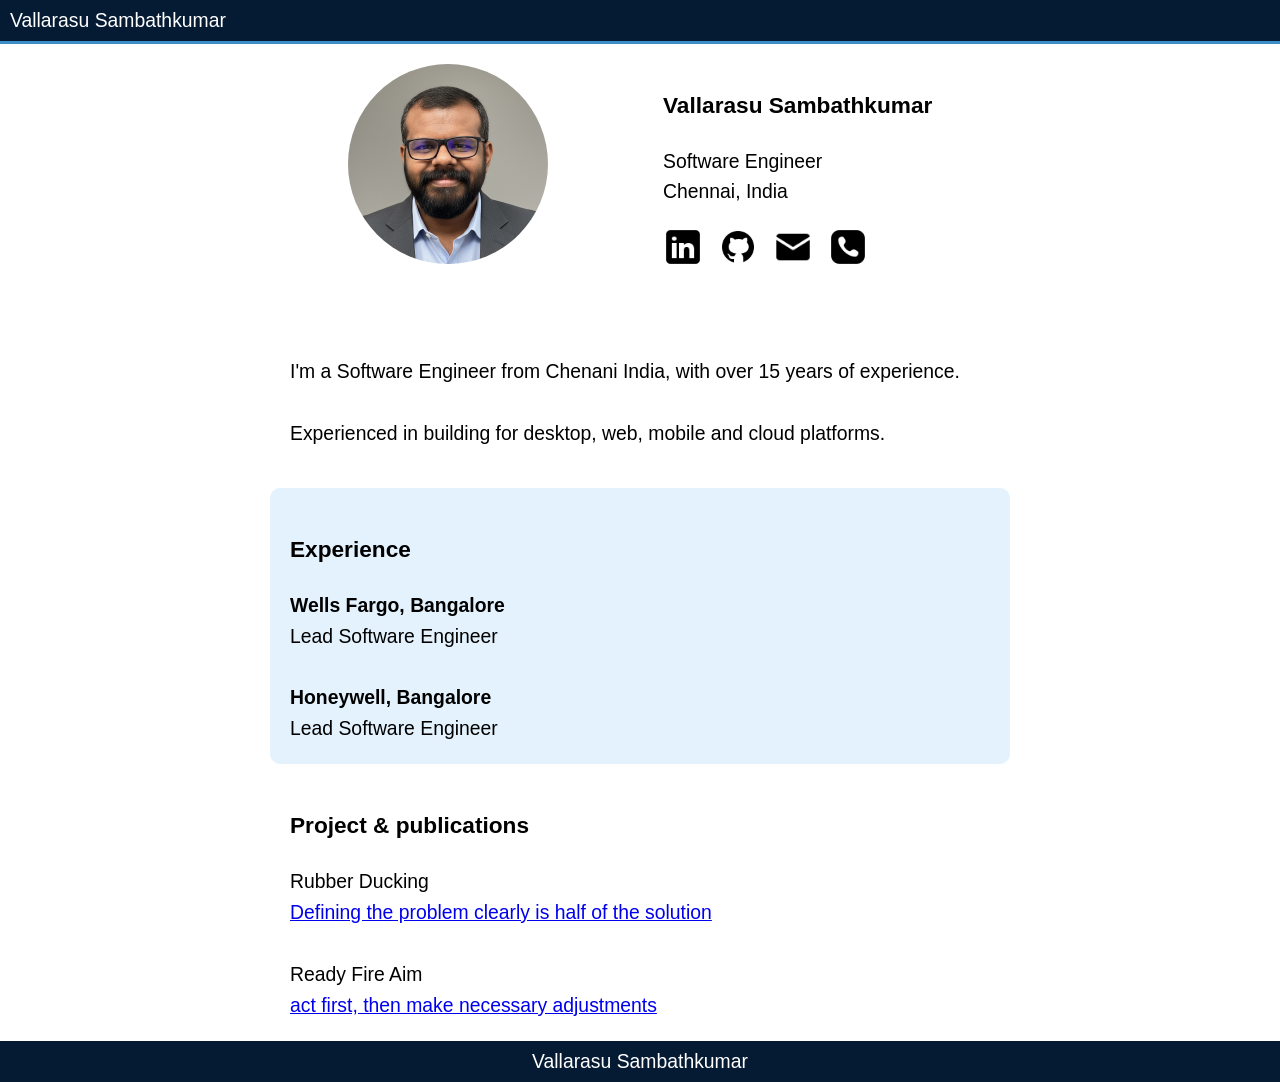
<file: index.html>
<!DOCTYPE html>

<html>

<head>
    <title>Vallarasu Sambathkumar</title>

    <style>
        html,
        body {
            margin: 0px 0px;
            padding: 0px 0px;
            height: 100%;
            width: 100%;

            font-family: -apple-system, BlinkMacSystemFont, segoe ui, Roboto, helvetica neue, Arial, sans-serif;
            color: black;
            line-height: 1.6;
            font-size: 1.1rem;
        }
    </style>

</head>

<body>

    <div style="
        background-color: #041b33; 
        color: white;
        width: 100%;
        padding: 5px 0px;
        border-bottom: 3px solid #3a8dc7;">

        <a href="/" style="
        color: white;
        text-decoration: none;
        padding: 10px 10px;">Vallarasu Sambathkumar</a>
    </div>

    <div style="
            display: flex; 
            flex-direction: row; 
            justify-content: space-around;
            max-width: 700px;
            padding: 20px;
            margin: auto;">
        <div>
            <img style="
                width: 200px; 
                height: 200px;
                border-radius: 100px;" src="./assets/vallarasu.png">
        </div>
        <div>
            <h3>Vallarasu Sambathkumar</h3>
            <label>Software Engineer</label>
            <br>
            <label>Chennai, India</label>
            <div style="gap: 15px; display: flex; padding: 20px 0;">
                <a href="https://www.linkedin.com/in/vallarasus/">
                    <img style="width: 40px; height: 40px;" src="./assets/linkedin.png">
                </a>
                <a href="https://github.com/VallarasuS">
                    <img style="width: 40px; height: 40px;" src="./assets/github.png">
                </a>

                <a href="mailto:name@gmail.com">
                    <img style="width: 40px; height: 40px;" src="./assets/email.png">
                </a>

                <a href="tel:9876543210">
                    <img style="width: 40px; height: 40px;" src="./assets/phone.png">
                </a>
            </div>
        </div>

    </div>

    <div style="
            padding: 20px;
            margin: auto;
            max-width: 700px;">
        <p>
            I'm a Software Engineer from Chenani India, with over 15 years of experience.

            <br>
            <br>

            Experienced in building for desktop, web, mobile and cloud platforms.
        </p>
    </div>

    <div style="
            padding: 20px;
            margin: auto;
            max-width: 700px;
            background-color: #e3f2fc;
            padding: 20px;
            border-radius: 10px;">

        <h3>Experience</h3>
        <label style="font-weight: bold;">Wells Fargo, Bangalore</label>
        <br>
        <label>Lead Software Engineer</label>

        <br>
        <br>
        <label style="font-weight: bold;">Honeywell, Bangalore</label>
        <br>
        <label>Lead Software Engineer</label>

    </div>

    <div style="
    max-width: 700px; 
    margin: auto; 
    padding: 20px;">
        <h3>Project & publications</h3>

        <label>Rubber Ducking</label>
        <br>
        <a href="https://vallarasu.in/rubber-ducking.html">Defining the problem clearly is half of the solution</a>

        <br>
        <br>

        <label>Ready Fire Aim</label>
        <br>
        <a href="https://vallarasu.in/ready-fire-aim.html">act first, then make necessary adjustments</a>

    </div>

    <div style="
        background-color: #041b33; 
        color: white;
        width: 100%;
        padding: 5px 0px;
        text-align: center;">

        <label>Vallarasu Sambathkumar</label>
    </div>

</body>

</html>
</file>
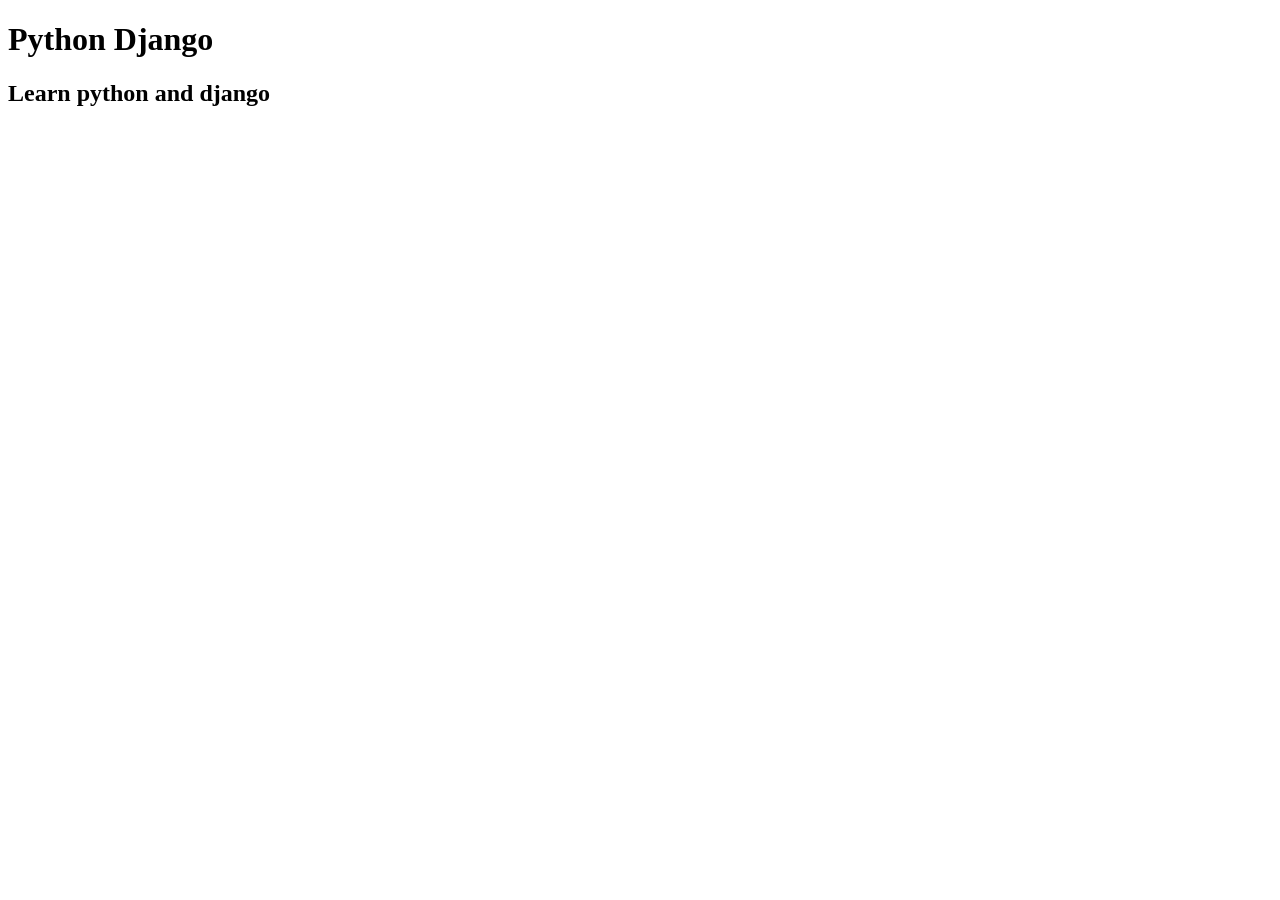
<file: 001-index.html>
<!-- HTML Version 5 -->
<!DOCTYPE html>

<html>

<head>
    <!-- Meta information about page -->
    <title>First Page</title>
</head>

<body>
    <h1> Python Django </h1>
    <h2> Learn python and django </h2>
</body>

</html>
</file>
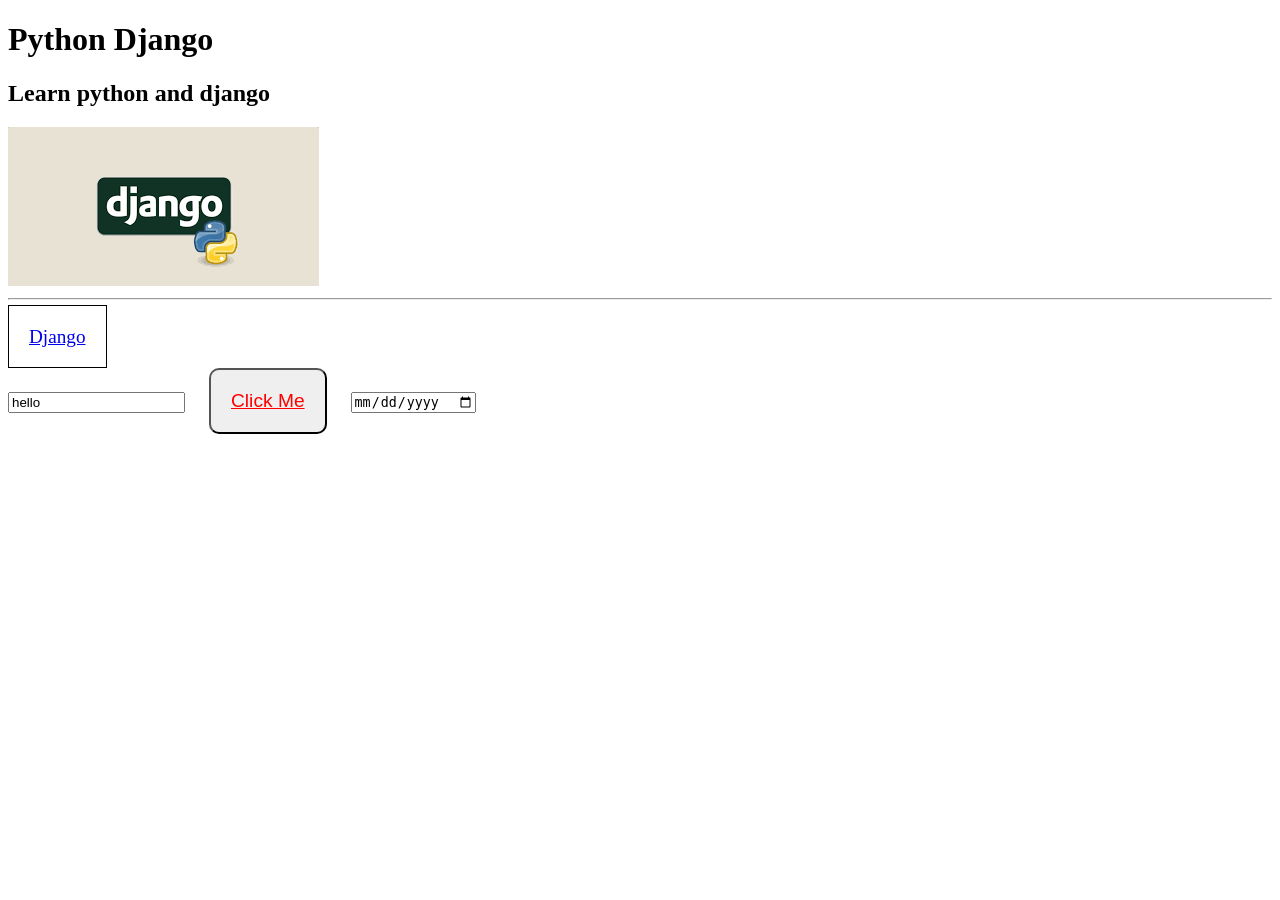
<file: 002-index.html>
<!-- HTML Version 5 -->
<!DOCTYPE html>

<html>

<head>
    <!-- Meta information about page -->
    <title>First Page</title>

    <link rel="stylesheet" href="./style.css">

    <style>
        input[type="button"] {
            margin: 20px;
            padding: 20px;
            border-radius: 10px;
            color: red;
        }
    </style>

</head>

<body>

    <h1> Python Django </h1>
    <h2> Learn python and django </h2>

    <!-- Self closing image tag -->
    <img src="assets/dj.png">

    <!-- horizontal rule -->
    <hr>

    <!-- line break -->
    <br>

    <!-- anchor tag - link to another page -->
    <a href="https://www.djangoproject.com/">Django</a>

    <br>

    <!-- input -->
    <input type="text" value="hello">
    <!-- In-line style -->
    <input type="button" value="Click Me" style="font-size: larger; text-decoration: underline;">
    <input type="date" value="Click Me">

</body>

</html>
</file>
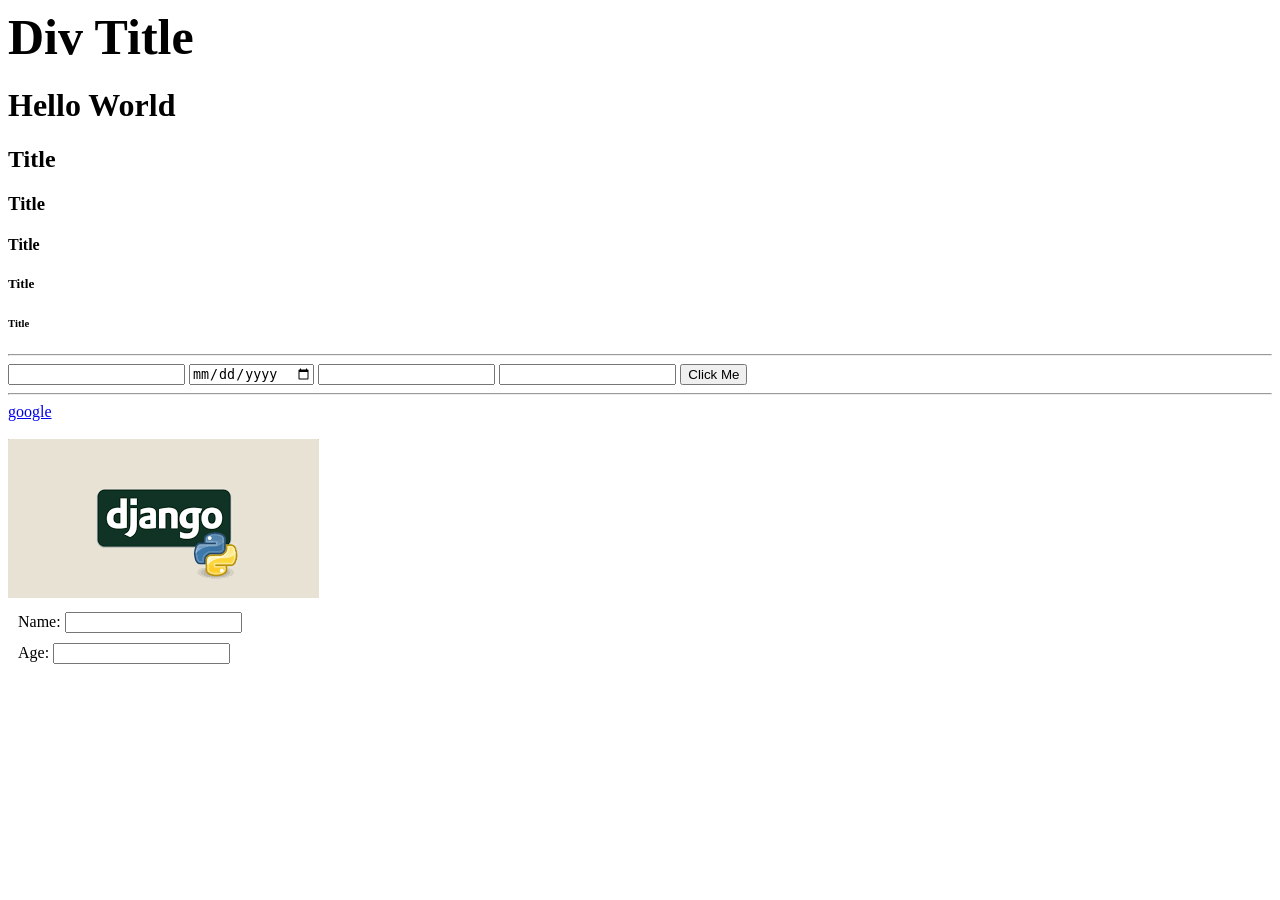
<file: 003-index.html>
<!DOCTYPE html>

<html>

<head>
    <title>Hello</title>
</head>

<body>

    <div style="font-size: 50px; font-weight: bold;">
        Div Title
    </div>

    <h1>Hello World</h1>
    <h2>Title</h2>
    <h3>Title</h3>
    <h4>Title</h4>
    <h5>Title</h5>
    <h6>Title</h6>

    <hr>

    <input type="text">
    <input type="date">
    <input type="number">
    <input type="email">
    <input type="button" value="Click Me">

    <hr>

    <a href="google.com">google</a>
    <br>
    <br>
    <img src="./assets/dj.png">

    <div style="margin: 10px;">
        <label>Name:</label>
        <input>
    </div>

    <div style="margin: 10px;">
        <label>Age:</label>
        <input>
    </div>


</body>

</html>
</file>
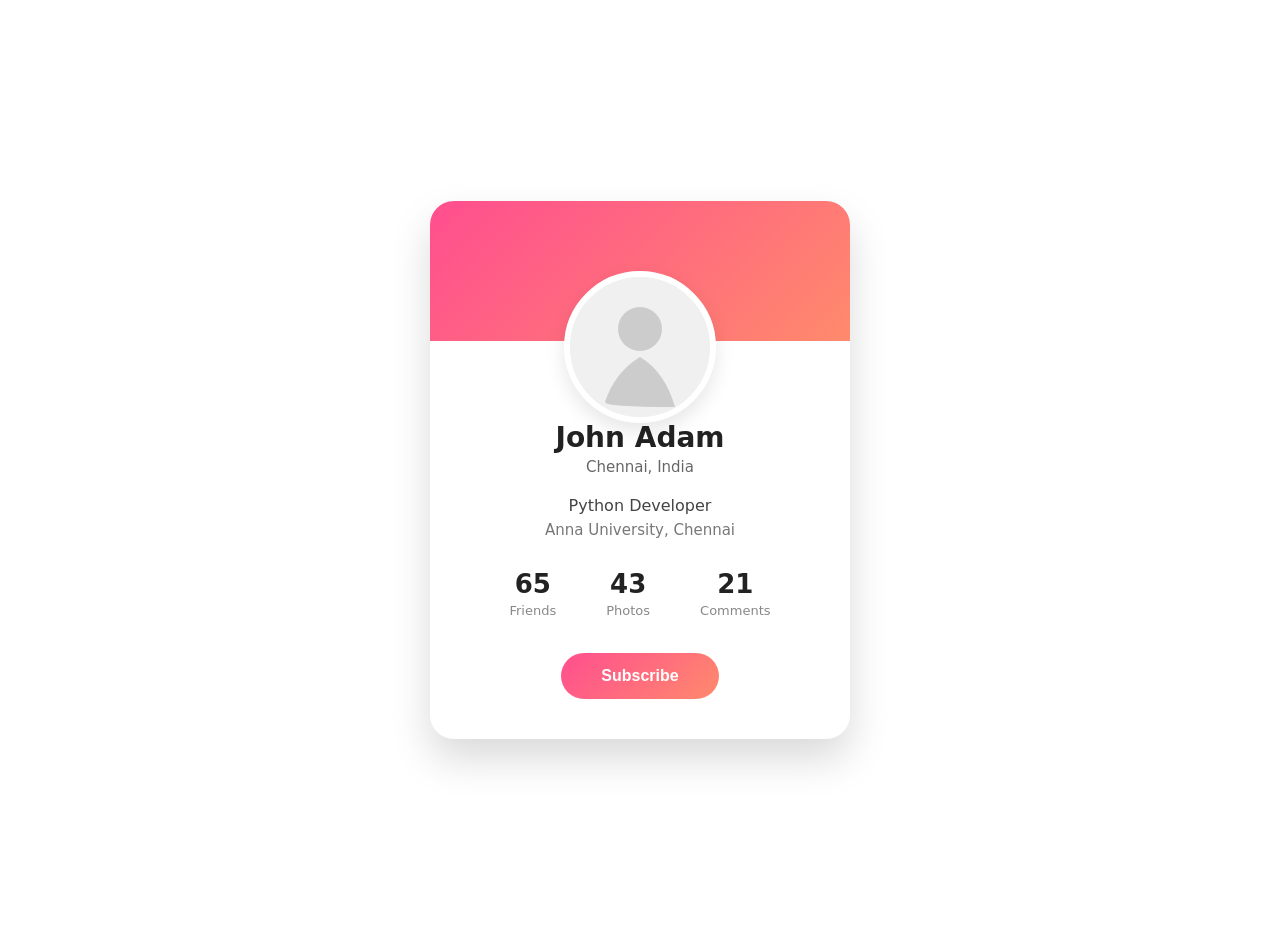
<file: user_profile.html>
<!DOCTYPE html>
<html lang="en">
<head>
    <title>John Adam</title>
</head>
<body style="margin:0; padding:20px; min-height:100vh; display:flex; align-items:center; justify-content:center; font-family:'Inter', system-ui, sans-serif; background:#fff;">

    <div style="background:white; width:100%; max-width:420px; border-radius:24px; box-shadow:0 20px 40px rgba(0,0,0,0.15); overflow:hidden; position:relative;">

        <div style="height:140px; background:linear-gradient(135deg, #ff4e8f, #ff8a6c);"></div>

        <div style="width:140px; height:140px; border-radius:50%; border:6px solid white; background:#f0f0f0; position:absolute; top:70px; left:50%; transform:translateX(-50%); overflow:hidden; box-shadow:0 8px 20px rgba(0,0,0,0.1);">
            <svg width="140" height="140" viewBox="0 0 140 140" fill="none">
                <circle cx="70" cy="70" r="70" fill="#f0f0f0"/>
                <circle cx="70" cy="52" r="22" fill="#cccccc"/>
                <path d="M70 80 Q45 95 35 125 Q35 130 105 130 Q95 95 70 80" fill="#cccccc"/>
            </svg>
        </div>

        <div style="padding:80px 30px 40px; text-align:center;">
            <h1 style="font-size:28px; font-weight:600; color:#222; margin:0 0 4px 0;">John Adam</h1>
            <p style="font-size:15px; color:#666; margin:0 0 20px 0;">Chennai, India</p>
            
            <p style="font-size:16px; color:#444; margin:0 0 6px 0;">Python Developer</p>
            <p style="font-size:15px; color:#777; margin:0 0 30px 0;">Anna University, Chennai</p>

            <div style="display:flex; justify-content:center; gap:50px; margin-bottom:35px;">
                <div style="text-align:center;">
                    <div style="font-size:26px; font-weight:600; color:#222;">65</div>
                    <div style="font-size:13px; color:#888; margin-top:4px;">Friends</div>
                </div>
                <div style="text-align:center;">
                    <div style="font-size:26px; font-weight:600; color:#222;">43</div>
                    <div style="font-size:13px; color:#888; margin-top:4px;">Photos</div>
                </div>
                <div style="text-align:center;">
                    <div style="font-size:26px; font-weight:600; color:#222;">21</div>
                    <div style="font-size:13px; color:#888; margin-top:4px;">Comments</div>
                </div>
            </div>

            <button style="background:linear-gradient(135deg, #ff4e8f, #ff8a6c); color:white; border:none; padding:14px 40px; border-radius:50px; font-size:16px; font-weight:600; cursor:pointer;">
                Subscribe
            </button>
        </div>
    </div>

</body>
</html>
</file>
<file: style.css>
a {
    font-size: larger;
    border: 1px solid black;
    padding: 20px;
}
</file>
